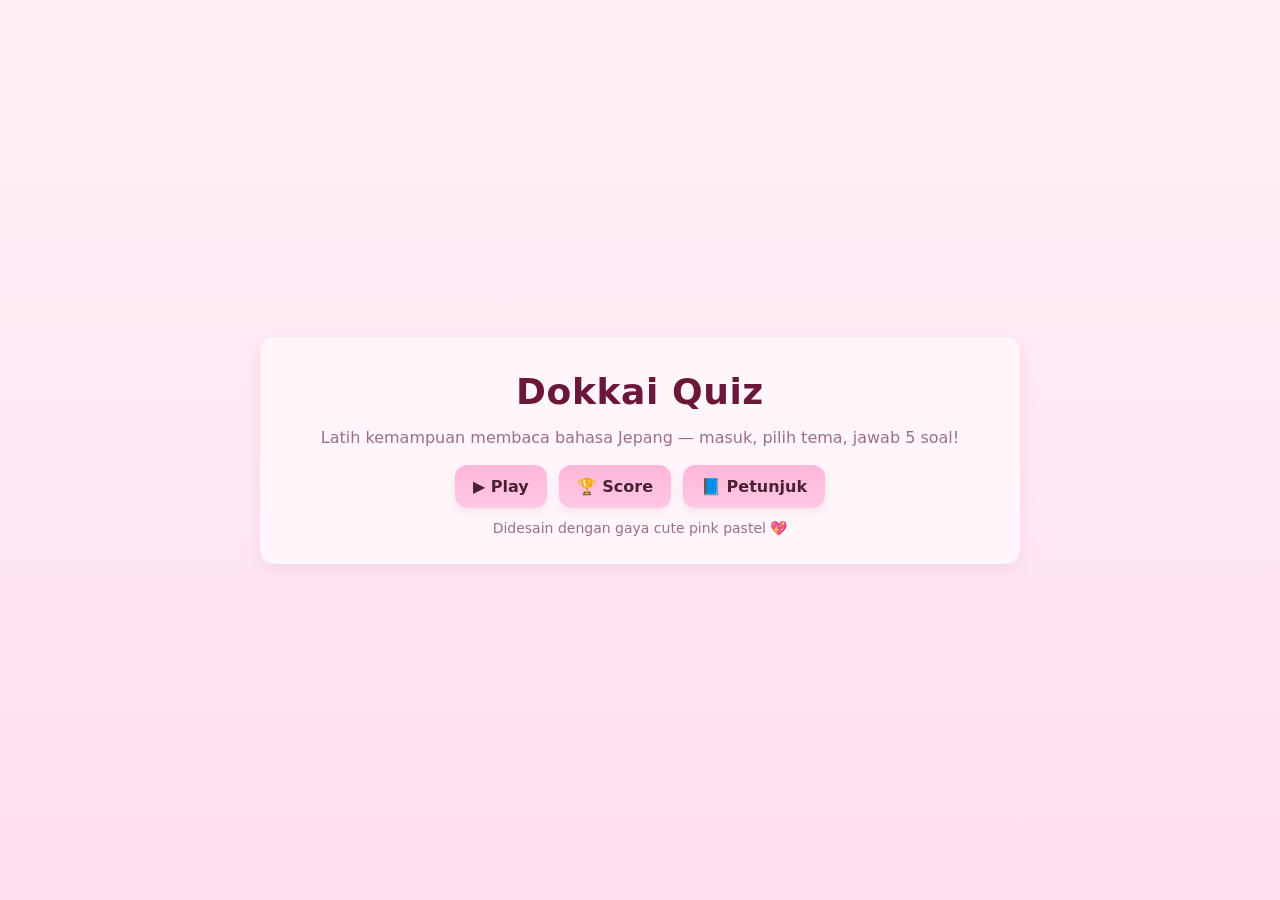
<file: index.html>
<!doctype html>
<html lang="id">
<head>
  <meta charset="utf-8" />
  <meta name="viewport" content="width=device-width,initial-scale=1" />
  <title>Dokkai — Menu Utama</title>
  <link rel="stylesheet" href="assets/css/style.css">
</head>
<body class="pink-bg">
  <main class="center-card">
    <h1 class="brand">Dokkai Quiz</h1>
    <p class="lead">Latih kemampuan membaca bahasa Jepang — masuk, pilih tema, jawab 5 soal!</p>

    <nav class="menu-grid">
      <a class="btn" href="tema.html">▶ Play</a>
      <a class="btn" href="scoreboard.html">🏆 Score</a>
      <a class="btn" href="petunjuk.html">📘 Petunjuk</a>
    </nav>

    <footer class="muted">Didesain dengan gaya cute pink pastel 💖</footer>
  </main>

  <script src="assets/js/main.js"></script>
</body>
</html>
</file>
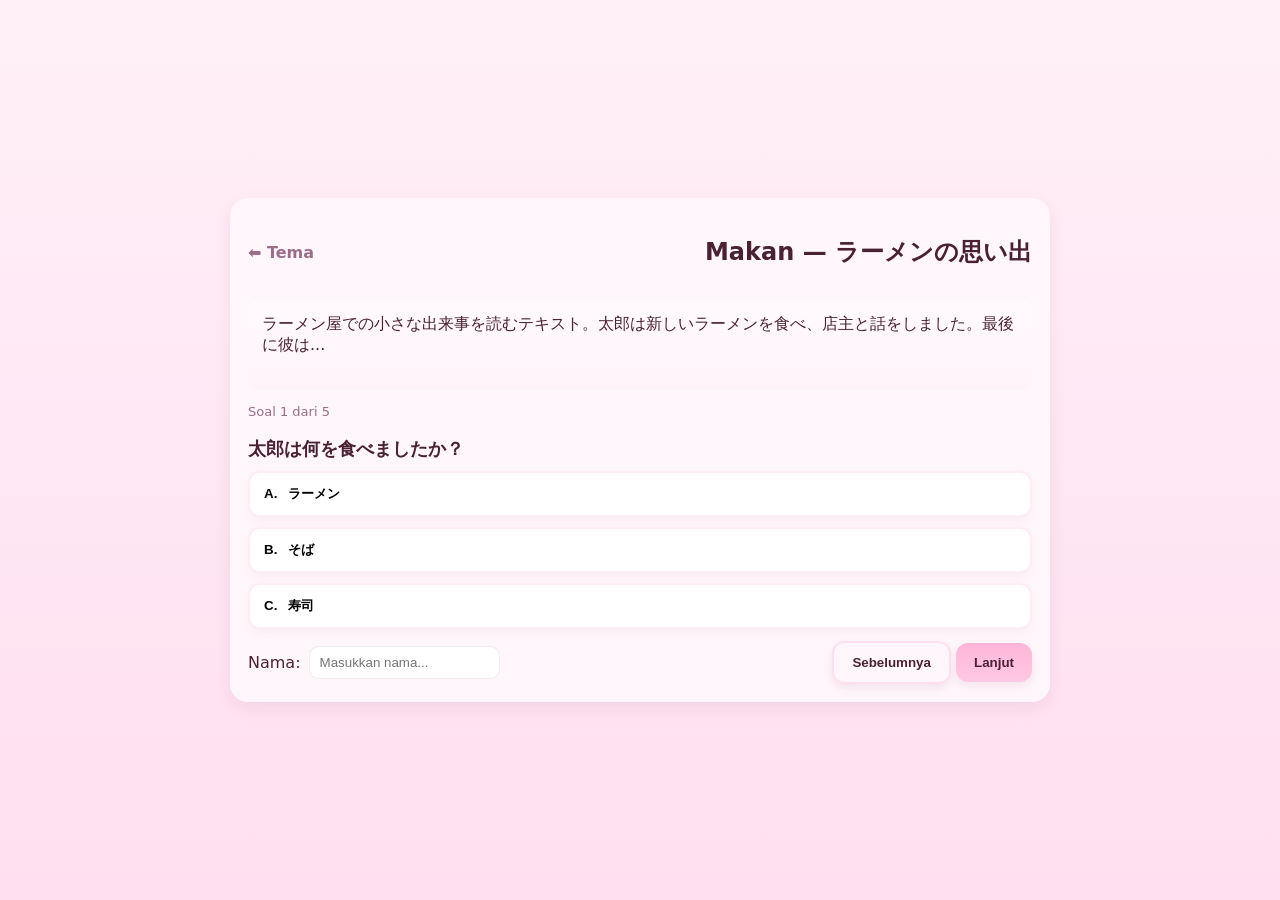
<file: dokkai.html>
<!doctype html>
<html lang="id">
<head>
  <meta charset="utf-8" />
  <meta name="viewport" content="width=device-width,initial-scale=1" />
  <title>Kuis Dokkai</title>
  <link rel="stylesheet" href="assets/css/style.css">
</head>
<body class="pink-bg">
  <main class="quiz-card">
    <header class="quiz-header">
      <a class="back-link" href="tema.html">⬅ Tema</a>
      <h2 id="temaTitle">Dokkai</h2>
    </header>

    <section class="story" id="storyBox"></section>

    <section id="questionBox" class="question-area">
      <div id="qIndex" class="q-index"></div>
      <p id="qText" class="q-text"></p>
      <div id="options" class="options"></div>
    </section>

    <footer class="quiz-footer">
      <div class="player-row">
        <label for="playerName">Nama:</label>
        <input id="playerName" type="text" placeholder="Masukkan nama..." />
      </div>
      <div class="controls">
        <button id="prevBtn" class="btn ghost">Sebelumnya</button>
        <button id="nextBtn" class="btn">Jawab / Lanjut</button>
      </div>
    </footer>
  </main>

  <script src="assets/js/dokkai.js"></script>
</body>
</html>
</file>
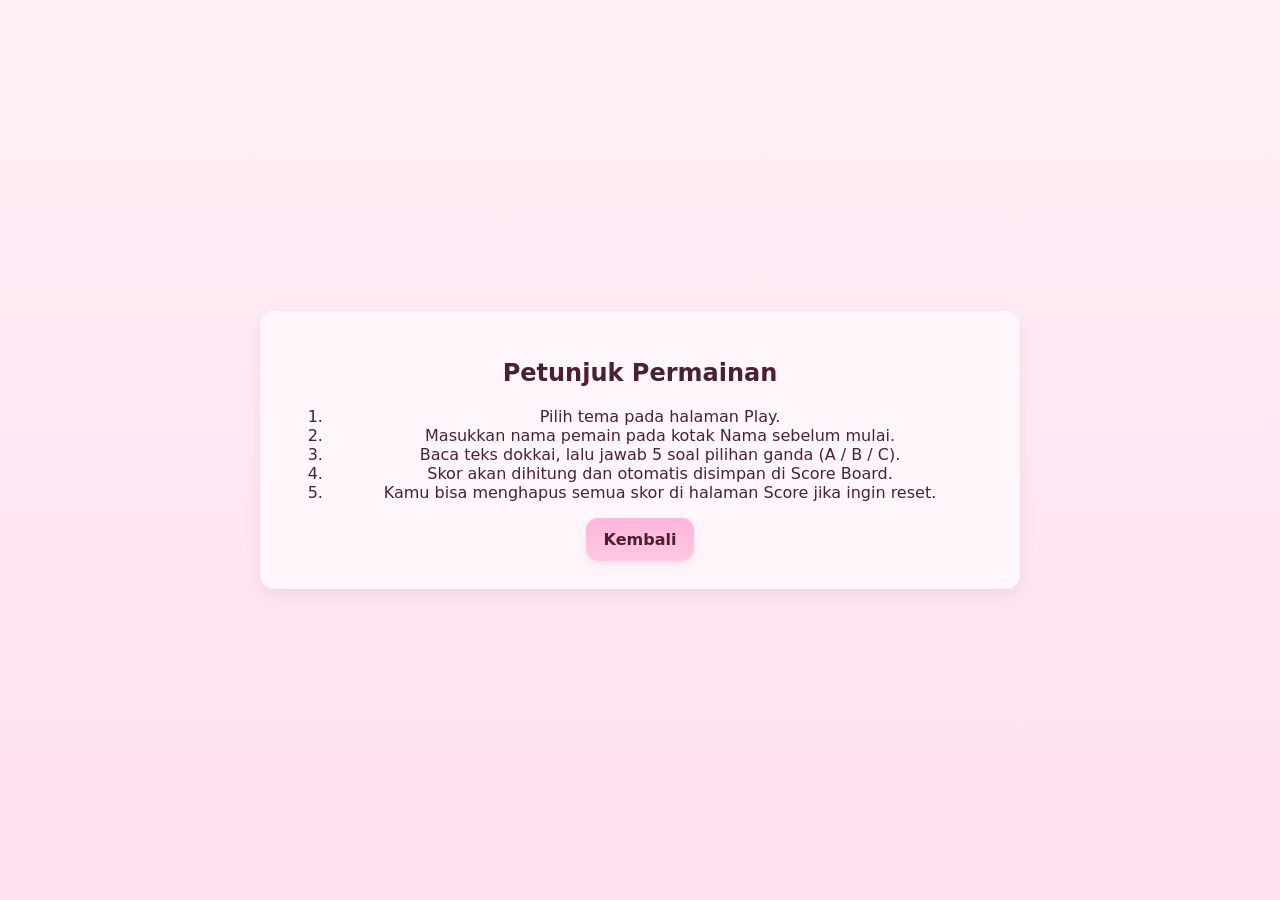
<file: petunjuk.html>
<!doctype html>
<html lang="id">
<head>
  <meta charset="utf-8" />
  <meta name="viewport" content="width=device-width,initial-scale=1" />
  <title>Petunjuk — Dokkai</title>
  <link rel="stylesheet" href="assets/css/style.css">
</head>
<body class="pink-bg">
  <main class="center-card">
    <h2>Petunjuk Permainan</h2>

    <ol class="guide">
      <li>Pilih tema pada halaman Play.</li>
      <li>Masukkan nama pemain pada kotak Nama sebelum mulai.</li>
      <li>Baca teks dokkai, lalu jawab 5 soal pilihan ganda (A / B / C).</li>
      <li>Skor akan dihitung dan otomatis disimpan di Score Board.</li>
      <li>Kamu bisa menghapus semua skor di halaman Score jika ingin reset.</li>
    </ol>

    <a class="btn" href="index.html">Kembali</a>
  </main>
</body>
</html>
</file>
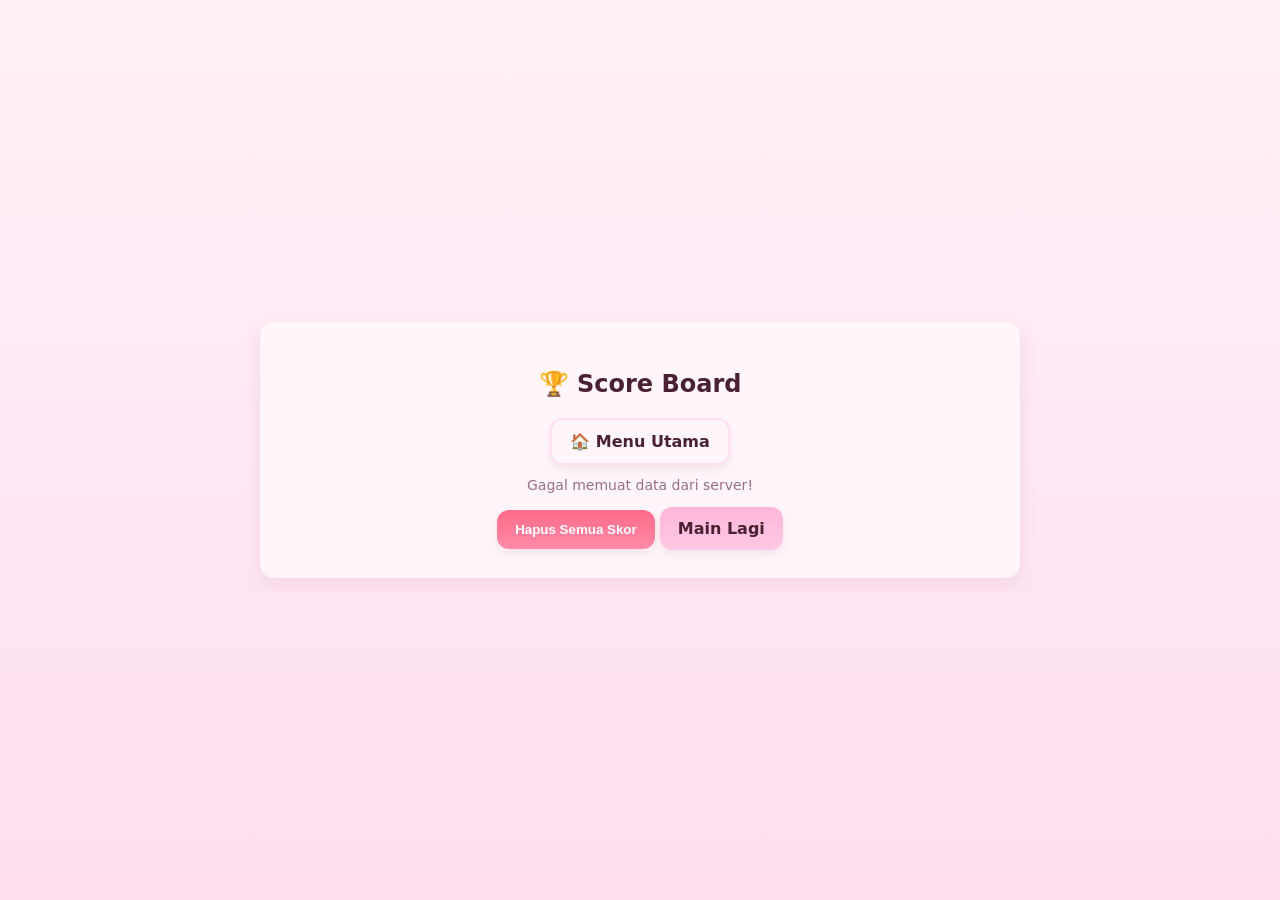
<file: scoreboard.html>
<!doctype html>
<html lang="id">
<head>
  <meta charset="utf-8" />
  <meta name="viewport" content="width=device-width,initial-scale=1" />
  <title>Scoreboard — Dokkai</title>
  <link rel="stylesheet" href="assets/css/style.css">
</head>
<body class="pink-bg">
  <main class="center-card">
    <header class="score-header">
      <h2>🏆 Score Board</h2>
      <a class="btn ghost" href="index.html">🏠 Menu Utama</a>
    </header>

    <section class="score-list-wrap">
      <ul id="scoreList" class="score-list"></ul>
      <p id="emptyMsg" class="muted">Belum ada skor yang tersimpan.</p>
    </section>

    <div class="actions">
      <button id="resetBtn" class="btn warn">Hapus Semua Skor</button>
      <a class="btn" href="tema.html">Main Lagi</a>
    </div>
  </main>

  <script src="assets/js/scoreboard.js"></script>
</body>
</html>
</file>
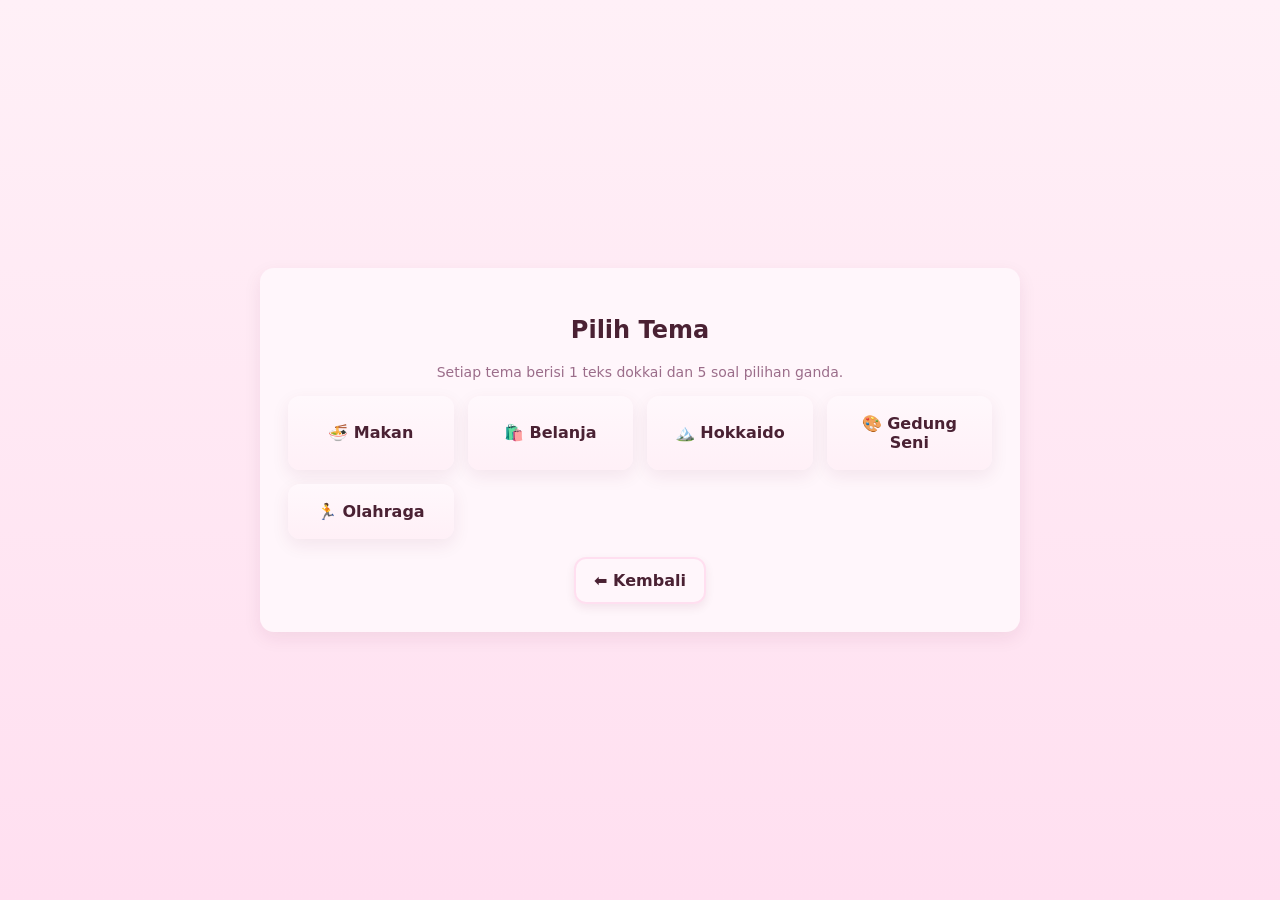
<file: tema.html>
<!doctype html>
<html lang="id">
<head>
  <meta charset="utf-8" />
  <meta name="viewport" content="width=device-width,initial-scale=1" />
  <title>Pilih Tema — Dokkai</title>
  <link rel="stylesheet" href="assets/css/style.css">
</head>
<body class="pink-bg">
  <main class="center-card">
    <h2>Pilih Tema</h2>
    <p class="muted">Setiap tema berisi 1 teks dokkai dan 5 soal pilihan ganda.</p>

    <div class="theme-grid">
      <a class="theme-card" href="dokkai.html?tema=makan">🍜 Makan</a>
      <a class="theme-card" href="dokkai.html?tema=belanja">🛍️ Belanja</a>
      <a class="theme-card" href="dokkai.html?tema=hokkaido">🏔️ Hokkaido</a>
      <a class="theme-card" href="dokkai.html?tema=gedung-seni">🎨 Gedung Seni</a>
      <a class="theme-card" href="dokkai.html?tema=olahraga">🏃 Olahraga</a>
    </div>

    <a class="btn ghost" href="index.html">⬅ Kembali</a>
  </main>
</body>
</html>
</file>
<file: assets/css/style.css>
/* Cute Pink Pastel theme */
:root{
  --bg:#ffedf6;
  --card:#fff6fb;
  --accent:#ffb6d9;
  --accent-2:#ffc8e3;
  --muted:#9b6d8a;
  --text:#4a2133;
  --danger:#ff6b8a;
  --glass: rgba(255,255,255,0.6);
  --radius:14px;
  --shadow: 0 6px 18px rgba(97,20,60,0.08);
  font-family: 'Inter', system-ui, -apple-system, 'Segoe UI', Roboto, 'Helvetica Neue', Arial;
}

*{box-sizing:border-box}
body.pink-bg{
  background: linear-gradient(180deg, #fff0f7 0%, #ffdff0 100%);
  color:var(--text);
  margin:0;
  min-height:100vh;
  display:flex;
  align-items:center;
  justify-content:center;
  padding:28px;
}

/* center small card */
.center-card{
  width:100%;
  max-width:760px;
  background:var(--card);
  border-radius:var(--radius);
  padding:28px;
  box-shadow:var(--shadow);
  text-align:center;
}

.brand{
  font-size:36px;
  margin:6px 0 4px 0;
  color:#6b1738;
  letter-spacing:0.6px;
}

.lead{ color:var(--muted); margin-bottom:18px; }

/* menu grid */
.menu-grid{ display:flex; gap:12px; justify-content:center; flex-wrap:wrap; margin:18px 0 10px;}
.btn{
  background:linear-gradient(180deg,var(--accent) 0%,var(--accent-2) 100%);
  border:none;
  padding:12px 18px;
  border-radius:12px;
  font-weight:600;
  color:#4a2133;
  text-decoration:none;
  display:inline-block;
  box-shadow: 0 4px 10px rgba(107,17,51,0.08);
}
.btn.ghost{
  background:transparent;
  border:2px solid rgba(255,182,217,0.35);
}
.btn.warn{
  background:linear-gradient(180deg,var(--danger) 0%, #ff8aa8 100%);
  color:white;
}

.muted{ color:var(--muted); font-size:14px; margin-top:12px; }

/* theme grid */
.theme-grid{
  display:grid;
  grid-template-columns:repeat(auto-fit,minmax(140px,1fr));
  gap:14px;
  margin:16px 0 18px;
}
.theme-card{
  display:flex; align-items:center; justify-content:center;
  padding:18px; border-radius:12px; background:linear-gradient(180deg,#fff8fc, #fff0f7);
  text-decoration:none; color:var(--text); font-weight:600; box-shadow:var(--shadow);
}

/* quiz card */
.quiz-card{
  width:100%;
  max-width:820px;
  background:var(--card);
  padding:18px;
  border-radius:18px;
  box-shadow:var(--shadow);
}
.quiz-header{ display:flex; justify-content:space-between; align-items:center; margin-bottom:12px;}
.back-link{ text-decoration:none; color:var(--muted); font-weight:600; }

.story{
  background:linear-gradient(180deg,#fff9fd,#fff3f9);
  border-radius:12px; padding:14px; color:var(--text); margin-bottom:14px; min-height:90px;
}

/* question area */
.question-area{ margin-bottom:12px; }
.q-index{ font-size:13px; color:var(--muted); margin-bottom:6px;}
.q-text{ font-size:18px; font-weight:600; margin-bottom:10px; }
.options{ display:flex; flex-direction:column; gap:10px; }

.option-btn{
  border-radius:12px; padding:12px 14px; text-align:left; background:#fff; border:2px solid rgba(255,182,217,0.25);
  cursor:pointer; font-weight:600; box-shadow: 0 4px 10px rgba(107,17,51,0.04);
}
.option-btn:hover{ transform:translateY(-3px); transition:all .15s ease; background:linear-gradient(180deg,#fff4fb,#fff0f7);}

/* footer controls */
.quiz-footer{ display:flex; gap:12px; align-items:center; justify-content:space-between; margin-top:12px; flex-wrap:wrap; }
.player-row{ display:flex; gap:8px; align-items:center; }
.player-row input{ padding:8px 10px; border-radius:10px; border:1px solid rgba(107,17,51,0.08); min-width:180px;}

/* scoreboard */
.score-list{ list-style:none; padding:0; margin:0 0 12px 0; }
.score-item{
  padding:12px; margin-bottom:10px; border-radius:12px; background:linear-gradient(180deg,#fff8fb,#fff0f8);
  display:flex; justify-content:space-between; align-items:center; box-shadow:var(--shadow);
  font-weight:600;
}
.score-rank{ font-size:14px; color:var(--muted); margin-right:8px; }

/* responsive */
@media (max-width:520px){
  .player-row{ width:100%; }
  .quiz-footer{ flex-direction:column; align-items:stretch; }
  .menu-grid{ flex-direction:column; }
}
</file>
